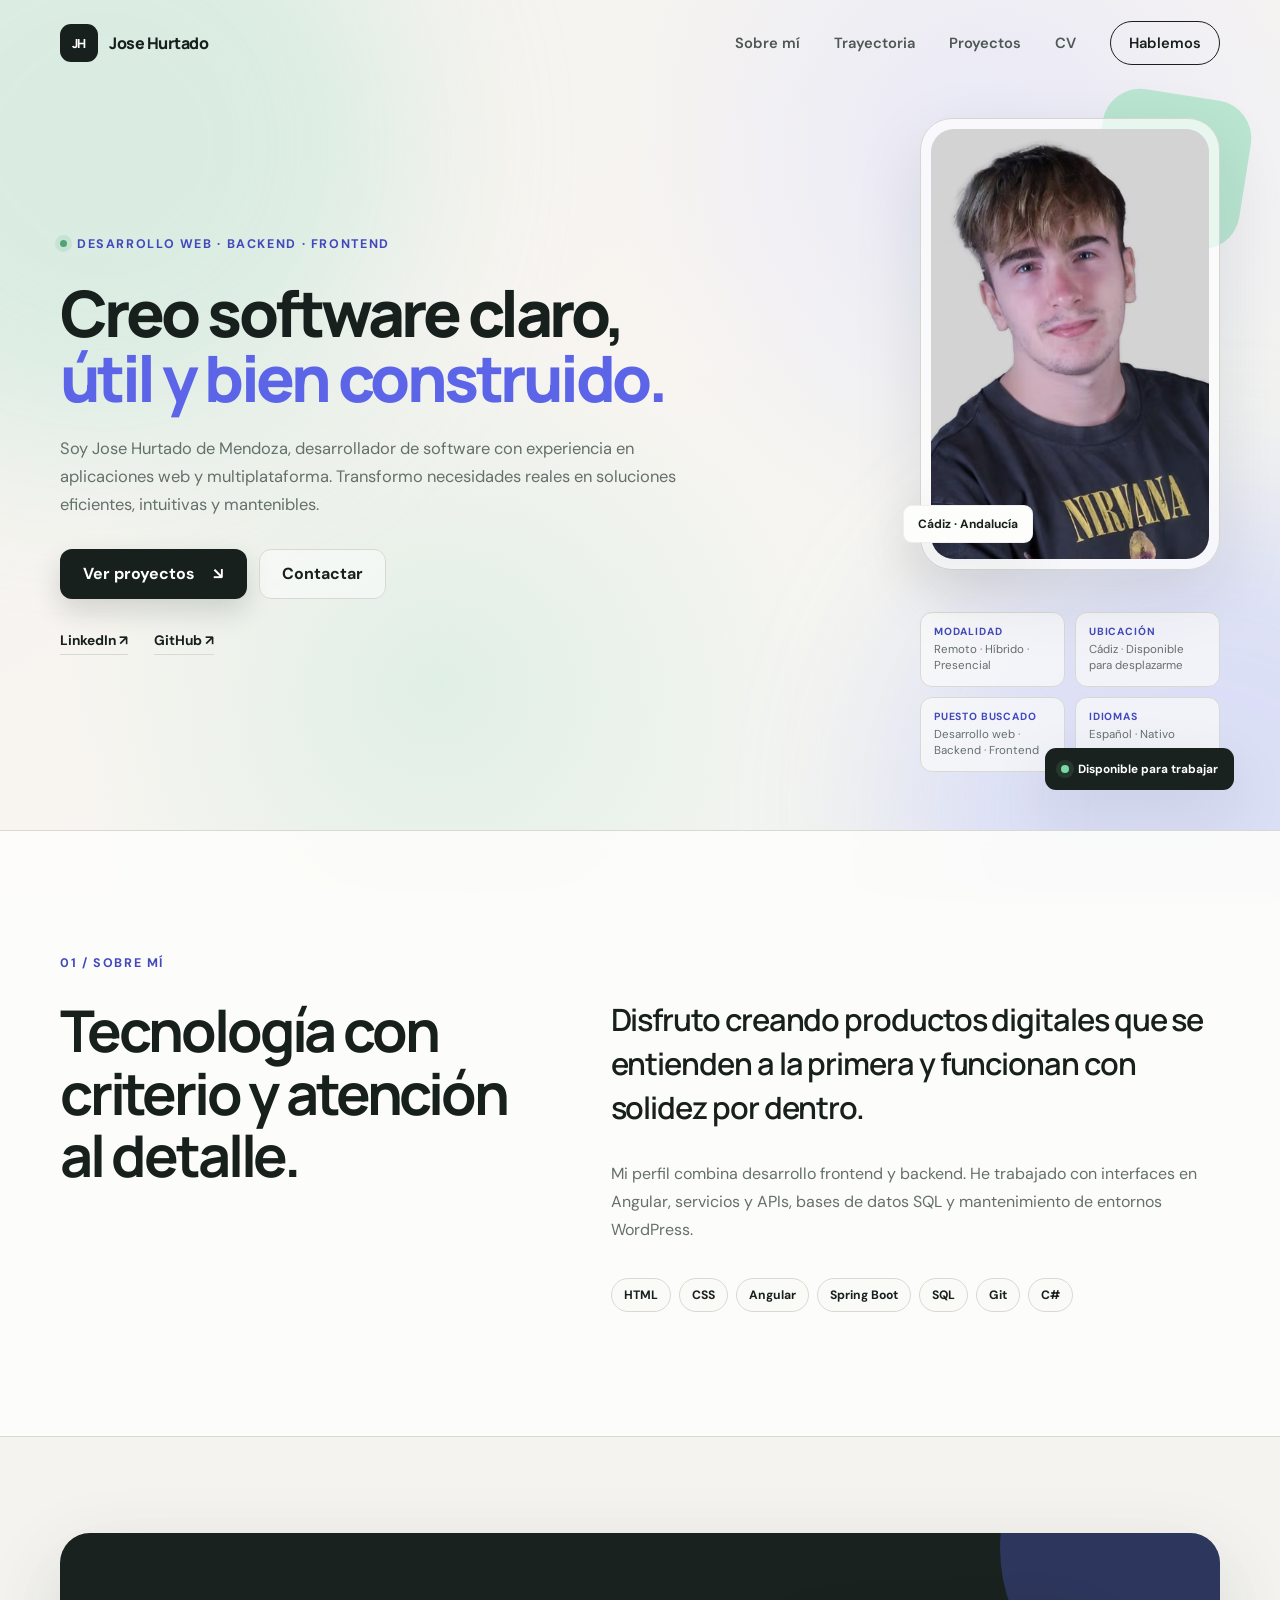
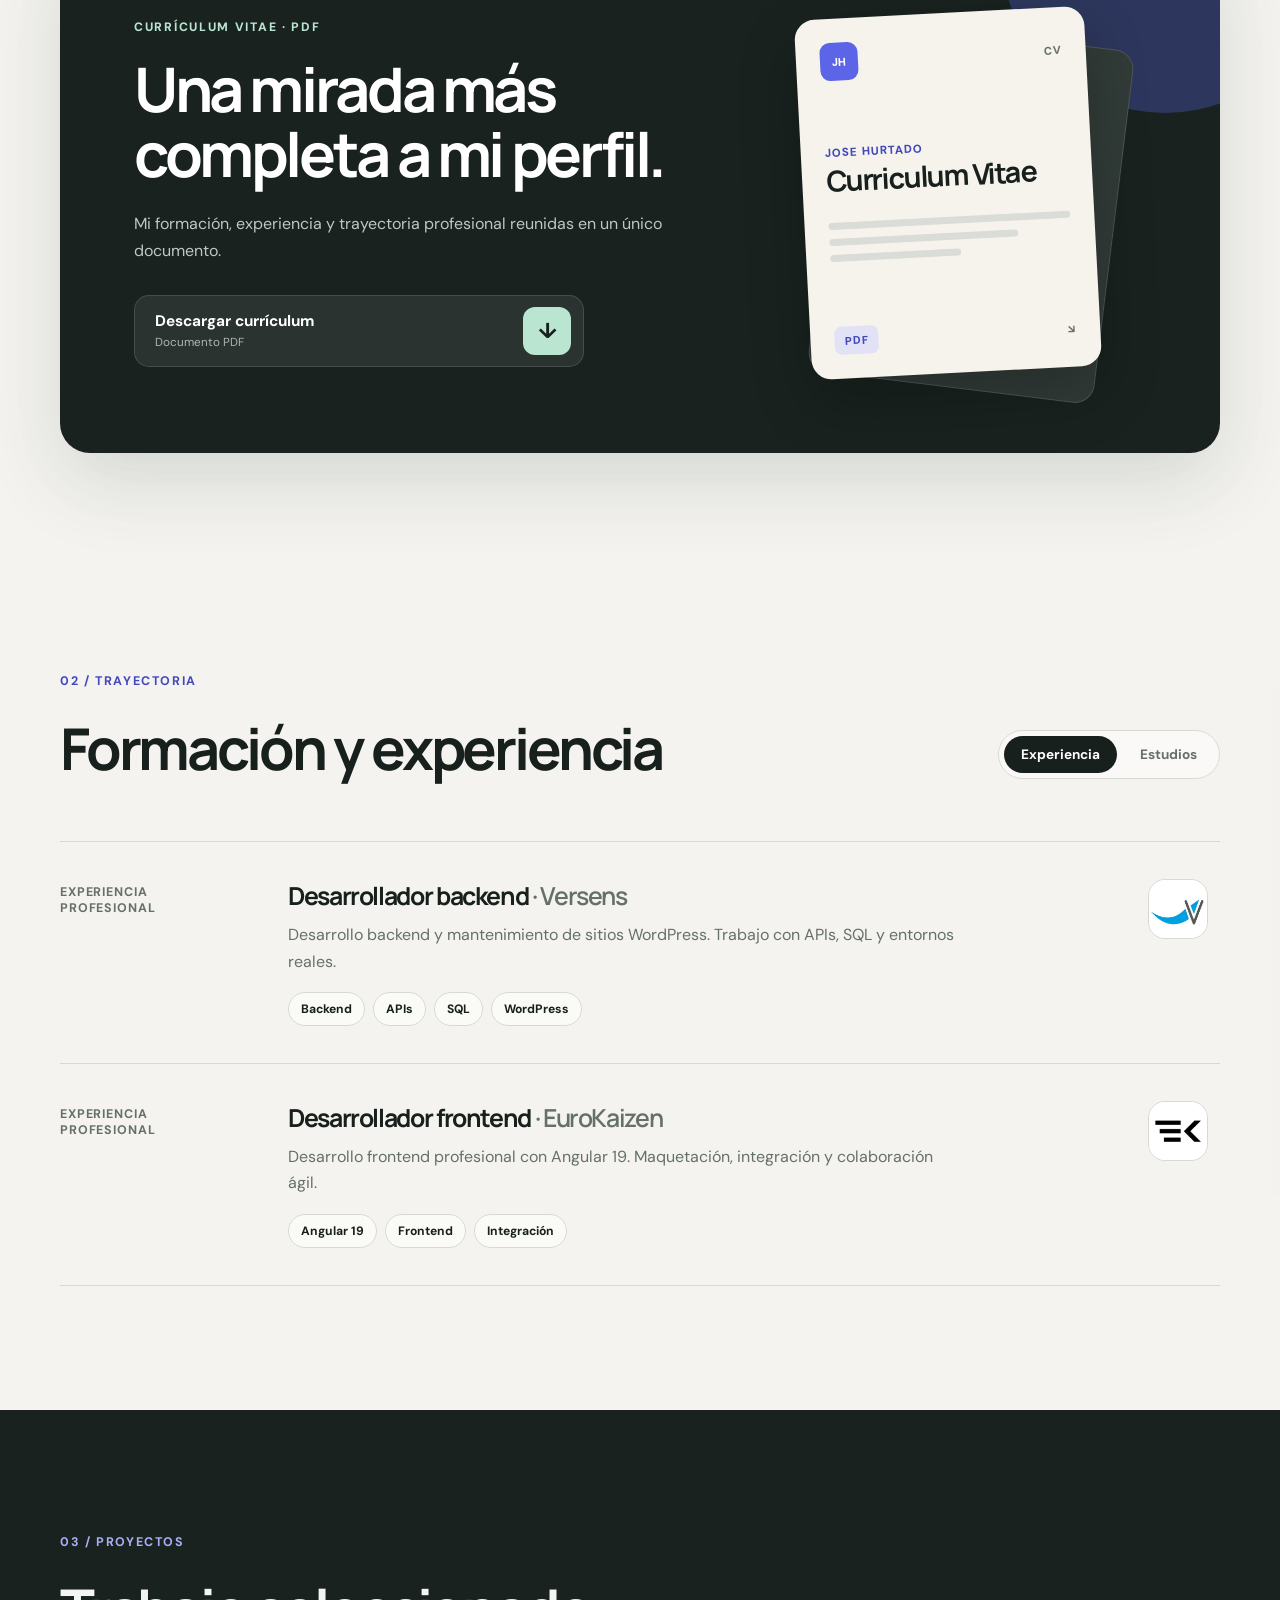
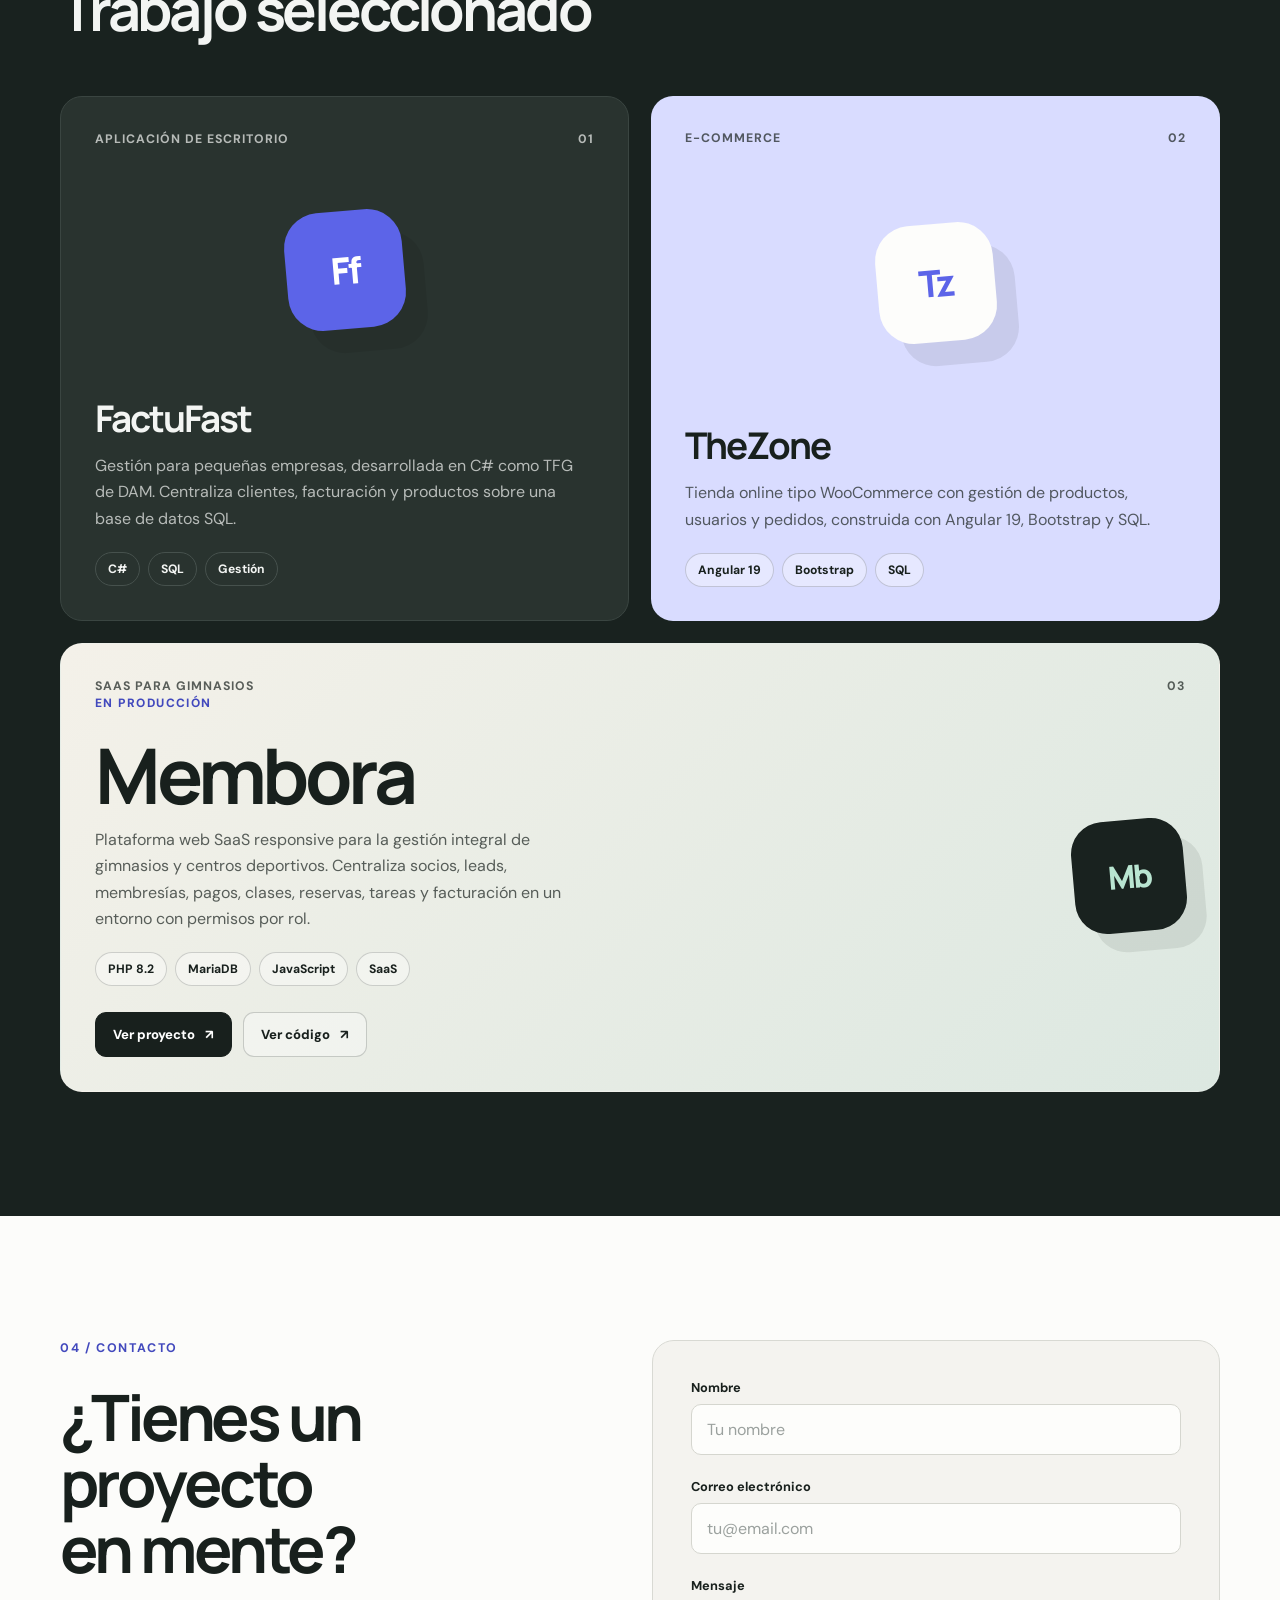
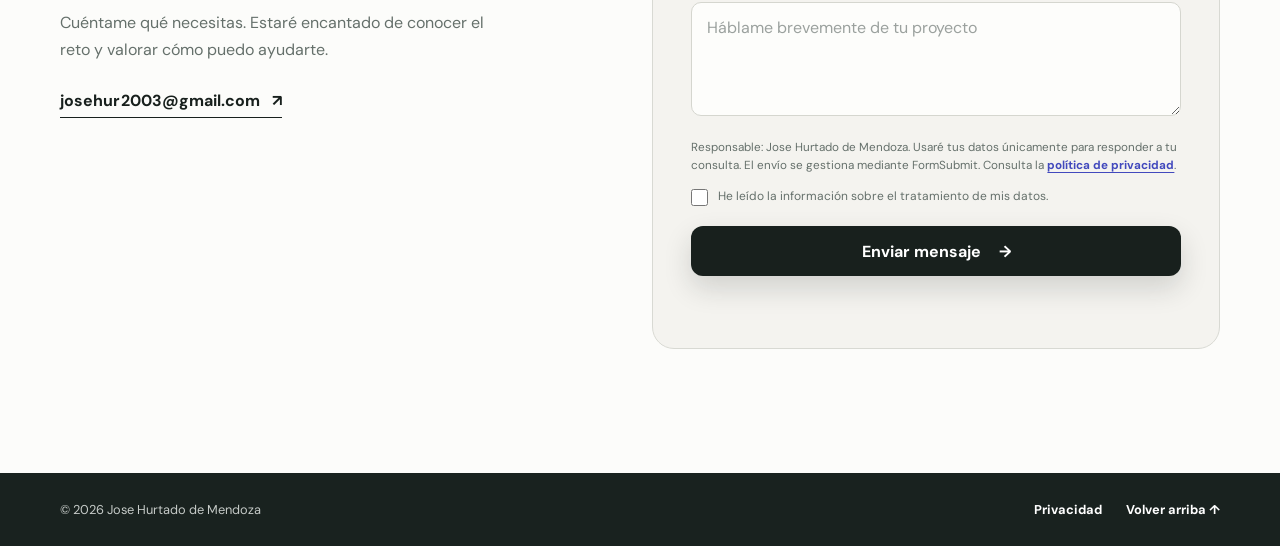
<file: index.html>
<!DOCTYPE html>
<html lang="es">
<head>
  <meta charset="UTF-8">
  <meta name="viewport" content="width=device-width, initial-scale=1.0">
  <meta name="description" content="Portfolio de Jose Hurtado de Mendoza Suarez, desarrollador de software especializado en aplicaciones web y multiplataforma.">
  <meta name="theme-color" content="#f4f3ef">
  <meta name="robots" content="index, follow, max-image-preview:large">
  <link rel="canonical" href="https://josehurtado.dev/">

  <meta property="og:type" content="website">
  <meta property="og:locale" content="es_ES">
  <meta property="og:site_name" content="Jose Hurtado">
  <meta property="og:title" content="Jose Hurtado de Mendoza | Desarrollador de software">
  <meta property="og:description" content="Desarrollo aplicaciones web y multiplataforma claras, eficientes y mantenibles.">
  <meta property="og:url" content="https://josehurtado.dev/">
  <meta property="og:image" content="https://josehurtado.dev/og-cover.jpg">
  <meta property="og:image:type" content="image/jpeg">
  <meta property="og:image:width" content="1200">
  <meta property="og:image:height" content="630">
  <meta property="og:image:alt" content="Jose Hurtado, desarrollador de software web, backend y frontend">

  <meta name="twitter:card" content="summary_large_image">
  <meta name="twitter:title" content="Jose Hurtado de Mendoza | Desarrollador de software">
  <meta name="twitter:description" content="Desarrollo aplicaciones web y multiplataforma claras, eficientes y mantenibles.">
  <meta name="twitter:image" content="https://josehurtado.dev/og-cover.jpg">
  <meta name="twitter:image:alt" content="Jose Hurtado, desarrollador de software web, backend y frontend">
  <title>Jose Hurtado de Mendoza | Desarrollador de software</title>
  <link rel="icon" href="favicon.svg" type="image/svg+xml">
  <link rel="icon" href="favicon-light.svg" type="image/svg+xml" media="(prefers-color-scheme: light)">
  <link rel="icon" href="favicon-dark.svg" type="image/svg+xml" media="(prefers-color-scheme: dark)">
  <link rel="preconnect" href="https://fonts.googleapis.com">
  <link rel="preconnect" href="https://fonts.gstatic.com" crossorigin>
  <link href="https://fonts.googleapis.com/css2?family=DM+Sans:wght@400;500;600;700&family=Manrope:wght@600;700;800&display=swap" rel="stylesheet">
  <link rel="stylesheet" href="Style.css?v=20260819b">
  <script type="application/ld+json">
    {
      "@context": "https://schema.org",
      "@graph": [
        {
          "@type": "Person",
          "@id": "https://josehurtado.dev/#person",
          "name": "Jose Hurtado de Mendoza Suarez",
          "url": "https://josehurtado.dev/",
          "image": "https://josehurtado.dev/og-cover.jpg",
          "jobTitle": "Desarrollador de software",
          "address": {
            "@type": "PostalAddress",
            "addressLocality": "Cádiz",
            "addressRegion": "Andalucía",
            "addressCountry": "ES"
          },
          "sameAs": [
            "https://www.linkedin.com/in/jose-hurtado-de-mendoza-su%C3%A1rez-213b99320/",
            "https://github.com/Jacketring"
          ],
          "knowsAbout": ["HTML", "CSS", "Angular", "Spring Boot", "SQL", "Git", "C#", "WordPress"]
        },
        {
          "@type": "WebSite",
          "@id": "https://josehurtado.dev/#website",
          "url": "https://josehurtado.dev/",
          "name": "Jose Hurtado | Portfolio",
          "inLanguage": "es",
          "author": { "@id": "https://josehurtado.dev/#person" }
        }
      ]
    }
  </script>
</head>
<body>
  <a class="skip-link" href="#contenido">Saltar al contenido</a>
  <div class="ambient-background" aria-hidden="true"></div>

  <header class="site-header">
    <nav class="navbar container" aria-label="Navegación principal">
      <a class="brand" href="#inicio" aria-label="Ir al inicio">
        <span class="brand-mark" aria-hidden="true">JH</span>
        <span>Jose Hurtado</span>
      </a>
      <button class="menu-toggle" type="button" aria-expanded="false" aria-controls="nav-links" aria-label="Abrir menú">
        <span></span><span></span>
      </button>
      <ul class="nav-links" id="nav-links">
        <li><a href="#sobre-mi">Sobre mí</a></li>
        <li><a href="#trayectoria">Trayectoria</a></li>
        <li><a href="#proyectos">Proyectos</a></li>
        <li><a href="#cv">CV</a></li>
        <li><a class="nav-cta" href="#contacto">Hablemos</a></li>
      </ul>
    </nav>
  </header>

  <main id="contenido">
    <section class="hero container" id="inicio">
      <div class="hero-copy reveal">
        <p class="eyebrow"><span></span> Desarrollo web · Backend · Frontend</p>
        <h1>Creo software claro,<br><em>útil y bien construido.</em></h1>
        <p class="hero-description">Soy Jose Hurtado de Mendoza, desarrollador de software con experiencia en aplicaciones web y multiplataforma. Transformo necesidades reales en soluciones eficientes, intuitivas y mantenibles.</p>
        <div class="hero-actions">
          <a class="button button-primary" href="#proyectos">Ver proyectos <span aria-hidden="true">↘</span></a>
          <a class="button button-secondary" href="#contacto">Contactar</a>
        </div>
        <div class="social-links" aria-label="Enlaces profesionales">
          <a href="https://www.linkedin.com/in/jose-hurtado-de-mendoza-su%C3%A1rez-213b99320/" target="_blank" rel="noopener noreferrer">LinkedIn <span aria-hidden="true">↗</span></a>
          <a href="https://github.com/Jacketring" target="_blank" rel="noopener noreferrer">GitHub <span aria-hidden="true">↗</span></a>
        </div>
      </div>

      <div class="hero-visual reveal">
        <div class="portrait-frame">
          <picture>
            <source type="image/avif" srcset="imagenes/foto-440.avif 440w, imagenes/foto-880.avif 880w" sizes="(max-width: 680px) calc(100vw - 66px), (max-width: 900px) min(80vw, 410px), 360px">
            <source type="image/webp" srcset="imagenes/foto-440.webp 440w, imagenes/foto-880.webp 880w" sizes="(max-width: 680px) calc(100vw - 66px), (max-width: 900px) min(80vw, 410px), 360px">
            <img src="imagenes/foto.jpg" alt="Jose Hurtado de Mendoza" width="880" height="1186" decoding="async" fetchpriority="high">
          </picture>
          <span class="portrait-label">Cádiz · Andalucía</span>
        </div>
        <div class="availability"><span aria-hidden="true"></span> Disponible para trabajar</div>
        <ul class="availability-details" aria-label="Información profesional">
          <li><strong>Modalidad</strong><span>Remoto · Híbrido · Presencial</span></li>
          <li><strong>Ubicación</strong><span>Cádiz · Disponible para desplazarme</span></li>
          <li><strong>Puesto buscado</strong><span>Desarrollo web · Backend · Frontend</span></li>
          <li><strong>Idiomas</strong><span>Español · Nativo</span></li>
        </ul>
      </div>
    </section>

    <section class="about section" id="sobre-mi">
      <div class="container about-grid">
        <div class="section-heading reveal">
          <p class="section-number">01 / Sobre mí</p>
          <h2>Tecnología con criterio y atención al detalle.</h2>
        </div>
        <div class="about-content reveal">
          <p class="lead">Disfruto creando productos digitales que se entienden a la primera y funcionan con solidez por dentro.</p>
          <p>Mi perfil combina desarrollo frontend y backend. He trabajado con interfaces en Angular, servicios y APIs, bases de datos SQL y mantenimiento de entornos WordPress.</p>
          <div class="stack" aria-label="Tecnologías principales">
            <span>HTML</span><span>CSS</span><span>Angular</span><span>Spring Boot</span><span>SQL</span><span>Git</span><span>C#</span>
          </div>
        </div>
      </div>
    </section>

    <section class="cv-section" id="cv">
      <div class="container">
        <div class="cv-card reveal">
          <div class="cv-copy">
            <p class="cv-kicker">Currículum vitae · PDF</p>
            <h2>Una mirada más completa a mi perfil.</h2>
            <p>Mi formación, experiencia y trayectoria profesional reunidas en un único documento.</p>
            <a class="cv-download" href="CV_Jose_Hurtado.pdf" download="CV_Jose_Hurtado.pdf">
              <span class="cv-download-text"><strong>Descargar currículum</strong><small>Documento PDF</small></span>
              <span class="cv-download-arrow" aria-hidden="true">↓</span>
            </a>
          </div>
          <div class="cv-visual" aria-hidden="true">
            <div class="document-back"></div>
            <div class="document-card">
              <div class="document-top"><span>JH</span><span>CV</span></div>
              <div class="document-body">
                <p>Jose Hurtado</p>
                <strong>Curriculum Vitae</strong>
                <span></span><span></span><span></span>
              </div>
              <div class="document-footer"><span>PDF</span><span>↘</span></div>
            </div>
          </div>
        </div>
      </div>
    </section>

    <section class="journey section" id="trayectoria">
      <div class="container">
        <div class="section-heading section-heading-row reveal">
          <div>
            <p class="section-number">02 / Trayectoria</p>
            <h2>Formación y experiencia</h2>
          </div>
          <div class="tabs" role="tablist" aria-label="Trayectoria">
            <button class="tab is-active" id="tab-experiencia" role="tab" aria-selected="true" aria-controls="panel-experiencia" data-tab="experiencia">Experiencia</button>
            <button class="tab" id="tab-estudios" role="tab" aria-selected="false" aria-controls="panel-estudios" data-tab="estudios">Estudios</button>
          </div>
        </div>

        <div class="tab-panel" id="panel-experiencia" role="tabpanel" aria-labelledby="tab-experiencia">
          <article class="timeline-item reveal">
            <p class="timeline-date">Experiencia profesional</p>
            <div><h3>Desarrollador backend <span>· Versens</span></h3><p>Desarrollo backend y mantenimiento de sitios WordPress. Trabajo con APIs, SQL y entornos reales.</p><div class="tags"><span>Backend</span><span>APIs</span><span>SQL</span><span>WordPress</span></div></div>
            <picture class="company-logo">
              <source type="image/webp" srcset="imagenes/logo-versens.webp">
              <img src="imagenes/logoVersens.jpg" alt="Versens" width="224" height="224" loading="lazy" decoding="async">
            </picture>
          </article>
          <article class="timeline-item reveal">
            <p class="timeline-date">Experiencia profesional</p>
            <div><h3>Desarrollador frontend <span>· EuroKaizen</span></h3><p>Desarrollo frontend profesional con Angular 19. Maquetación, integración y colaboración ágil.</p><div class="tags"><span>Angular 19</span><span>Frontend</span><span>Integración</span></div></div>
            <picture class="company-logo">
              <source type="image/webp" srcset="imagenes/logo-eurokaizen.webp">
              <img src="imagenes/Eurokaizenlogo.jpg" alt="EuroKaizen" width="200" height="200" loading="lazy" decoding="async">
            </picture>
          </article>
        </div>

        <div class="tab-panel" id="panel-estudios" role="tabpanel" aria-labelledby="tab-estudios" hidden>
          <article class="timeline-item reveal">
            <p class="timeline-date">ago. 2026</p>
            <div><h3>Máster de Desarrollo con IA <span>· BIG school</span></h3><p>Formación especializada en desarrollo de soluciones con inteligencia artificial, completada tras superar todas las clases y el examen final.</p><a class="certificate-link" href="certificado-master-desarrollo-ia.pdf" target="_blank" rel="noopener noreferrer">Ver certificado <span aria-hidden="true">↗</span></a></div>
            <span class="timeline-index" aria-hidden="true">01</span>
          </article>
          <article class="timeline-item reveal">
            <p class="timeline-date">sept. 2024 — jun. 2025</p>
            <div><h3>Técnico Superior en Desarrollo de Aplicaciones Web <span>· UNIR Formación Profesional</span></h3><p>Informática y Programación.</p></div>
            <span class="timeline-index" aria-hidden="true">02</span>
          </article>
          <article class="timeline-item reveal">
            <p class="timeline-date">sept. 2022 — jun. 2024</p>
            <div><h3>Técnico Superior en Desarrollo de Aplicaciones Multiplataforma <span>· C.E.S Juan Pablo II Cádiz (CENTRO DE FP)</span></h3><p>Informática y Programación. Actividades y grupos: desarrollo de aplicaciones móviles y web, prácticas en empresa y participación en proyectos colaborativos.</p></div>
            <span class="timeline-index" aria-hidden="true">03</span>
          </article>
          <article class="timeline-item reveal">
            <p class="timeline-date">sept. 2020 — may. 2022</p>
            <div><h3>Bachillerato, Ciencias <span>· Colegio La Salle Viña</span></h3></div>
            <span class="timeline-index" aria-hidden="true">04</span>
          </article>
          <article class="timeline-item reveal">
            <p class="timeline-date">sept. 2012 — may. 2016</p>
            <div><h3>Educación Secundaria Obligatoria (ESO), General Studies <span>· Colegio Nuestra Señora Del Carmen</span></h3></div>
            <span class="timeline-index" aria-hidden="true">05</span>
          </article>
        </div>
      </div>
    </section>

    <section class="projects section" id="proyectos">
      <div class="container">
        <div class="section-heading reveal">
          <p class="section-number">03 / Proyectos</p>
          <h2>Trabajo seleccionado</h2>
        </div>
        <div class="project-grid">
          <article class="project-card project-dark reveal">
            <div class="project-top"><p>Aplicación de escritorio</p><span aria-hidden="true">01</span></div>
            <div class="project-icon" aria-hidden="true">Ff</div>
            <div><h3>FactuFast</h3><p>Gestión para pequeñas empresas, desarrollada en C# como TFG de DAM. Centraliza clientes, facturación y productos sobre una base de datos SQL.</p><div class="tags"><span>C#</span><span>SQL</span><span>Gestión</span></div></div>
          </article>
          <article class="project-card project-light reveal">
            <div class="project-top"><p>E-commerce</p><span aria-hidden="true">02</span></div>
            <div class="project-icon" aria-hidden="true">Tz</div>
            <div><h3>TheZone</h3><p>Tienda online tipo WooCommerce con gestión de productos, usuarios y pedidos, construida con Angular 19, Bootstrap y SQL.</p><div class="tags"><span>Angular 19</span><span>Bootstrap</span><span>SQL</span></div></div>
          </article>
          <article class="project-card project-membora reveal">
            <div class="project-top"><p>SaaS para gimnasios</p><span aria-hidden="true">03</span></div>
            <div class="project-icon" aria-hidden="true">Mb</div>
            <div>
              <p class="project-status">En producción</p>
              <h3>Membora</h3>
              <p>Plataforma web SaaS responsive para la gestión integral de gimnasios y centros deportivos. Centraliza socios, leads, membresías, pagos, clases, reservas, tareas y facturación en un entorno con permisos por rol.</p>
              <div class="tags"><span>PHP 8.2</span><span>MariaDB</span><span>JavaScript</span><span>SaaS</span></div>
              <div class="project-actions">
                <a class="project-link project-link-primary" href="https://membora.es/" target="_blank" rel="noopener noreferrer">Ver proyecto <span aria-hidden="true">↗</span></a>
                <a class="project-link" href="https://github.com/Jacketring/Membora" target="_blank" rel="noopener noreferrer">Ver código <span aria-hidden="true">↗</span></a>
              </div>
            </div>
          </article>
        </div>
      </div>
    </section>

    <section class="contact section" id="contacto">
      <div class="container contact-grid">
        <div class="contact-copy reveal">
          <p class="section-number">04 / Contacto</p>
          <h2>¿Tienes un proyecto<br>en mente?</h2>
          <p>Cuéntame qué necesitas. Estaré encantado de conocer el reto y valorar cómo puedo ayudarte.</p>
          <a href="mailto:josehur2003@gmail.com">josehur2003@gmail.com <span aria-hidden="true">↗</span></a>
        </div>
        <form class="contact-form reveal" id="formularioContacto" aria-describedby="privacy-note">
          <div class="form-honeypot" aria-hidden="true">
            <label for="contact-company">No rellenes este campo</label>
            <input type="text" id="contact-company" name="_honey" tabindex="-1" autocomplete="off">
          </div>
          <input type="hidden" name="_subject" value="Nuevo mensaje desde josehurtado.dev">
          <input type="hidden" name="_template" value="table">
          <div class="form-row">
            <label for="contact-name">Nombre</label>
            <input type="text" id="contact-name" name="name" autocomplete="name" placeholder="Tu nombre" minlength="2" maxlength="80" required>
          </div>
          <div class="form-row">
            <label for="contact-email">Correo electrónico</label>
            <input type="email" id="contact-email" name="email" autocomplete="email" placeholder="tu@email.com" maxlength="254" required>
          </div>
          <div class="form-row">
            <label for="contact-message">Mensaje</label>
            <textarea id="contact-message" name="message" rows="4" placeholder="Háblame brevemente de tu proyecto" minlength="20" maxlength="2000" required></textarea>
          </div>
          <p class="form-privacy" id="privacy-note">Responsable: Jose Hurtado de Mendoza. Usaré tus datos únicamente para responder a tu consulta. El envío se gestiona mediante FormSubmit. Consulta la <a href="privacidad.html" target="_blank" rel="noopener noreferrer">política de privacidad</a>.</p>
          <label class="form-consent">
            <input type="checkbox" name="privacy_read" value="Sí" required>
            <span>He leído la información sobre el tratamiento de mis datos.</span>
          </label>
          <button class="button button-primary submit-button" type="submit">Enviar mensaje <span aria-hidden="true">→</span></button>
          <p class="form-status" id="form-status" role="status" aria-live="polite"></p>
        </form>
      </div>
    </section>
  </main>

  <footer class="footer">
    <div class="container footer-inner">
      <p>© <span id="current-year"></span> Jose Hurtado de Mendoza</p>
      <nav class="footer-links" aria-label="Enlaces del pie de página">
        <a href="privacidad.html">Privacidad</a>
        <a href="#inicio">Volver arriba <span aria-hidden="true">↑</span></a>
      </nav>
    </div>
  </footer>

  <script src="Script.js?v=20260806f"></script>
</body>
</html>
</file>
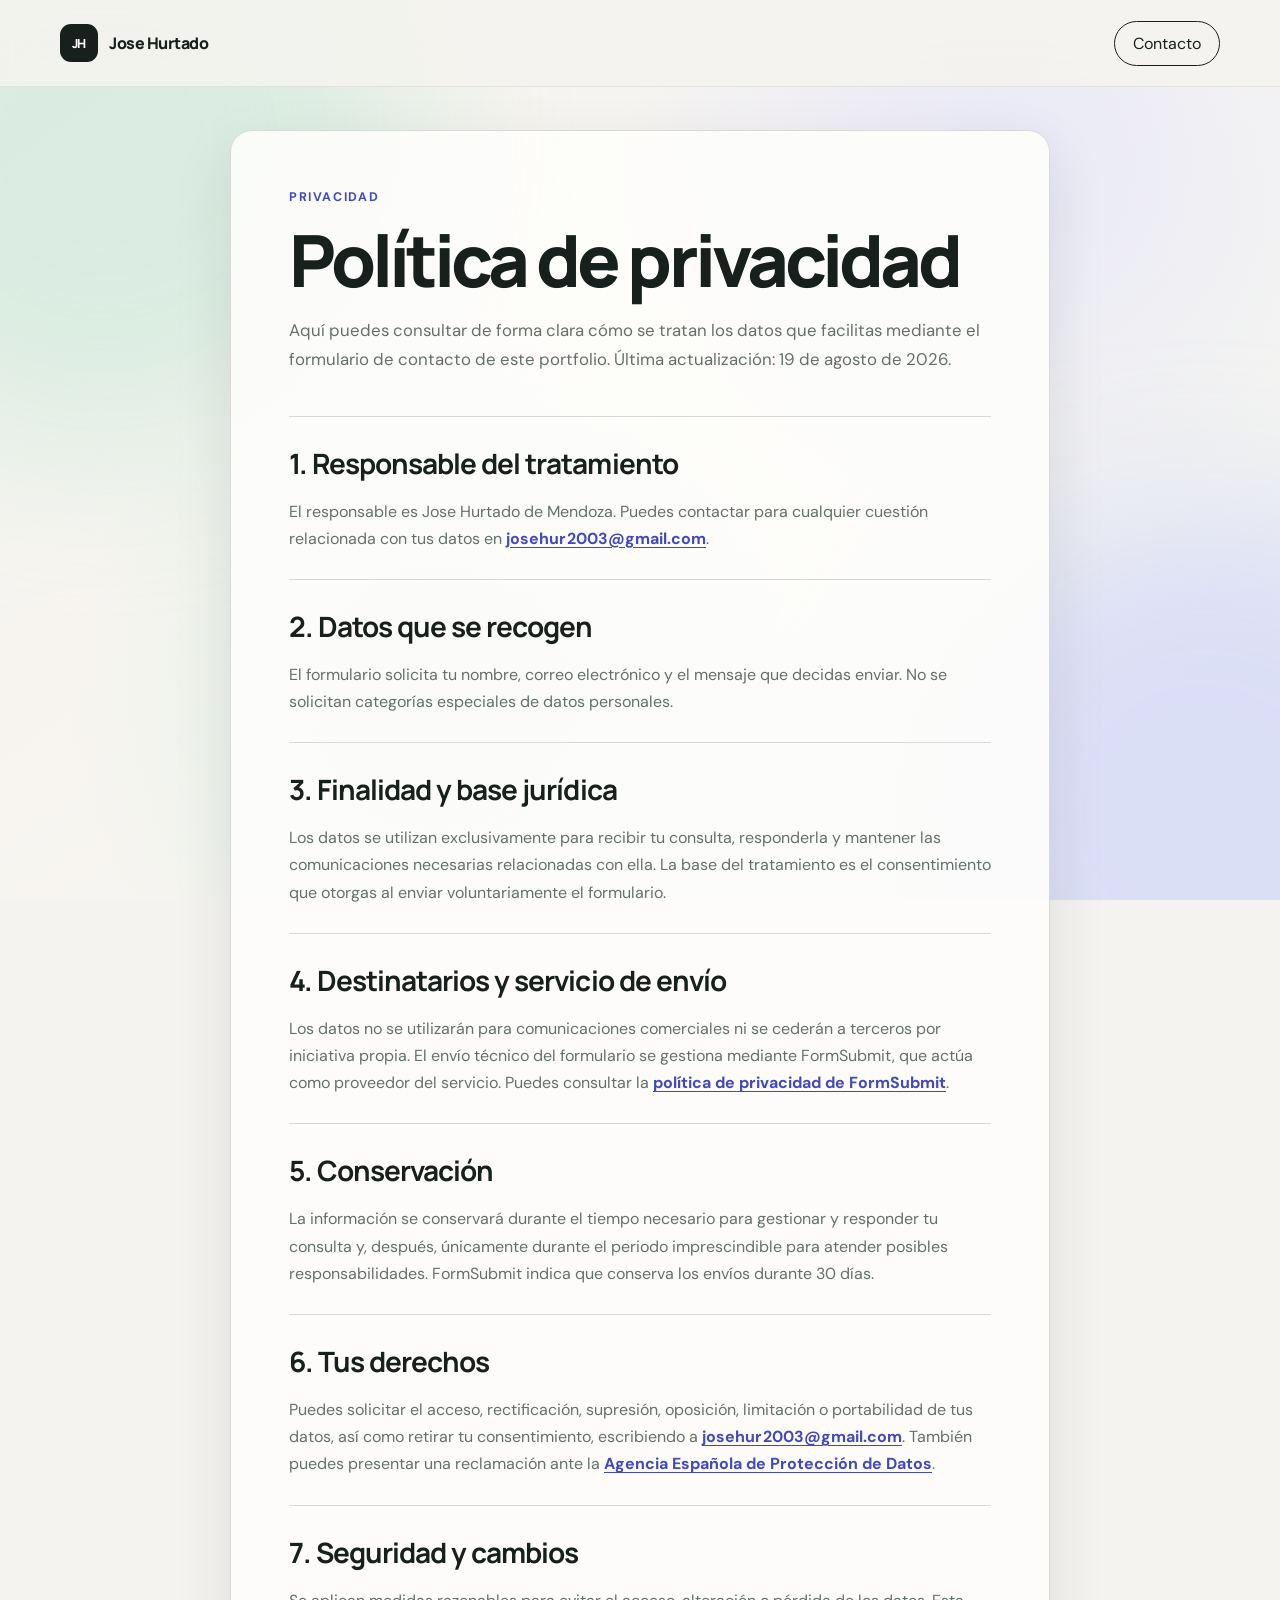
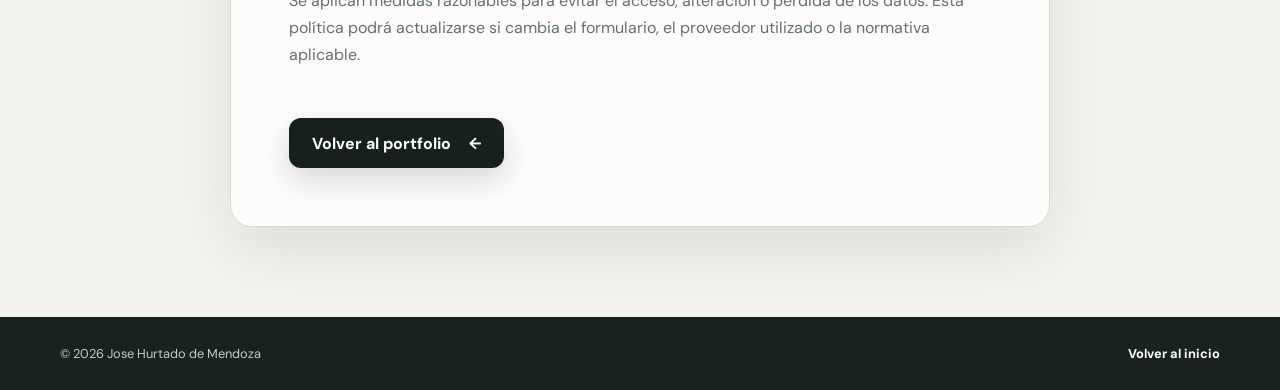
<file: privacidad.html>
<!DOCTYPE html>
<html lang="es">
<head>
  <meta charset="UTF-8">
  <meta name="viewport" content="width=device-width, initial-scale=1.0">
  <meta name="description" content="Política de privacidad del portfolio de Jose Hurtado de Mendoza.">
  <meta name="robots" content="noindex, follow">
  <meta name="theme-color" content="#f4f3ef">
  <title>Política de privacidad | Jose Hurtado de Mendoza</title>
  <link rel="icon" href="favicon.svg" type="image/svg+xml">
  <link rel="preconnect" href="https://fonts.googleapis.com">
  <link rel="preconnect" href="https://fonts.gstatic.com" crossorigin>
  <link href="https://fonts.googleapis.com/css2?family=DM+Sans:wght@400;500;600;700&family=Manrope:wght@600;700;800&display=swap" rel="stylesheet">
  <link rel="stylesheet" href="Style.css?v=20260819a">
</head>
<body>
  <a class="skip-link" href="#contenido">Saltar al contenido</a>
  <div class="ambient-background" aria-hidden="true"></div>

  <header class="site-header is-scrolled">
    <nav class="navbar container" aria-label="Navegación principal">
      <a class="brand" href="index.html" aria-label="Volver al portfolio">
        <span class="brand-mark" aria-hidden="true">JH</span>
        <span>Jose Hurtado</span>
      </a>
      <a class="nav-cta" href="index.html#contacto">Contacto</a>
    </nav>
  </header>

  <main class="privacy-page" id="contenido">
    <article class="privacy-document container">
      <p class="section-number">Privacidad</p>
      <h1>Política de privacidad</h1>
      <p class="privacy-intro">Aquí puedes consultar de forma clara cómo se tratan los datos que facilitas mediante el formulario de contacto de este portfolio. Última actualización: 19 de agosto de 2026.</p>

      <section class="privacy-section">
        <h2>1. Responsable del tratamiento</h2>
        <p>El responsable es Jose Hurtado de Mendoza. Puedes contactar para cualquier cuestión relacionada con tus datos en <a href="mailto:josehur2003@gmail.com">josehur2003@gmail.com</a>.</p>
      </section>

      <section class="privacy-section">
        <h2>2. Datos que se recogen</h2>
        <p>El formulario solicita tu nombre, correo electrónico y el mensaje que decidas enviar. No se solicitan categorías especiales de datos personales.</p>
      </section>

      <section class="privacy-section">
        <h2>3. Finalidad y base jurídica</h2>
        <p>Los datos se utilizan exclusivamente para recibir tu consulta, responderla y mantener las comunicaciones necesarias relacionadas con ella. La base del tratamiento es el consentimiento que otorgas al enviar voluntariamente el formulario.</p>
      </section>

      <section class="privacy-section">
        <h2>4. Destinatarios y servicio de envío</h2>
        <p>Los datos no se utilizarán para comunicaciones comerciales ni se cederán a terceros por iniciativa propia. El envío técnico del formulario se gestiona mediante FormSubmit, que actúa como proveedor del servicio. Puedes consultar la <a href="https://formsubmit.co/privacy" target="_blank" rel="noopener noreferrer">política de privacidad de FormSubmit</a>.</p>
      </section>

      <section class="privacy-section">
        <h2>5. Conservación</h2>
        <p>La información se conservará durante el tiempo necesario para gestionar y responder tu consulta y, después, únicamente durante el periodo imprescindible para atender posibles responsabilidades. FormSubmit indica que conserva los envíos durante 30 días.</p>
      </section>

      <section class="privacy-section">
        <h2>6. Tus derechos</h2>
        <p>Puedes solicitar el acceso, rectificación, supresión, oposición, limitación o portabilidad de tus datos, así como retirar tu consentimiento, escribiendo a <a href="mailto:josehur2003@gmail.com">josehur2003@gmail.com</a>. También puedes presentar una reclamación ante la <a href="https://www.aepd.es/" target="_blank" rel="noopener noreferrer">Agencia Española de Protección de Datos</a>.</p>
      </section>

      <section class="privacy-section">
        <h2>7. Seguridad y cambios</h2>
        <p>Se aplican medidas razonables para evitar el acceso, alteración o pérdida de los datos. Esta política podrá actualizarse si cambia el formulario, el proveedor utilizado o la normativa aplicable.</p>
      </section>

      <a class="button button-primary privacy-back" href="index.html#contacto">Volver al portfolio <span aria-hidden="true">←</span></a>
    </article>
  </main>

  <footer class="footer">
    <div class="container footer-inner">
      <p>© 2026 Jose Hurtado de Mendoza</p>
      <a href="index.html">Volver al inicio</a>
    </div>
  </footer>
</body>
</html>
</file>
<file: Style.css>
:root {
  --ink: #18201d;
  --muted: #65706b;
  --paper: #f4f3ef;
  --white: #fdfdfb;
  --line: #d8d9d3;
  --accent: #5c64e8;
  --accent-dark: #4249bd;
  --mint: #b9e5d1;
  --dark: #19221f;
  --radius: 22px;
  --shadow: 0 22px 60px rgba(24, 32, 29, .1);
}

* { box-sizing: border-box; }
html { scroll-behavior: smooth; scroll-padding-top: 90px; }
body { position: relative; isolation: isolate; margin: 0; overflow-x: hidden; background: var(--paper); color: var(--ink); font-family: "DM Sans", sans-serif; -webkit-font-smoothing: antialiased; }
body.menu-open { overflow: hidden; }
a { color: inherit; text-decoration: none; }
button, input, textarea { font: inherit; }
button { color: inherit; }
img { display: block; max-width: 100%; }
.container { width: min(1160px, calc(100% - 48px)); margin-inline: auto; }
.section { padding: 124px 0; }
.skip-link { position: fixed; top: 12px; left: 12px; z-index: 100; padding: 10px 16px; background: var(--ink); color: #fff; transform: translateY(-150%); }
.skip-link:focus { transform: translateY(0); }
.ambient-background { position: fixed; inset: 0; z-index: 0; overflow: hidden; pointer-events: none; background: radial-gradient(circle at 78% 18%, rgba(217,220,255,.5), transparent 31%), radial-gradient(circle at 34% 76%, rgba(185,229,209,.36), transparent 34%), linear-gradient(145deg, #f4f3ef 8%, #f8f5f1 46%, #eff4f0 100%); }
.ambient-background::before, .ambient-background::after { content: ""; position: absolute; width: clamp(360px, 48vw, 760px); aspect-ratio: 1; border-radius: 50%; filter: blur(80px); opacity: .56; will-change: transform; }
.ambient-background::before { top: -18%; left: -16%; background: rgba(185,229,209,.78); animation: ambient-orbit-a 22s ease-in-out infinite alternate; }
.ambient-background::after { right: -18%; bottom: -24%; background: rgba(185,190,255,.7); animation: ambient-orbit-b 27s ease-in-out infinite alternate; }
main, .footer { position: relative; z-index: 1; }

.site-header { position: fixed; inset: 0 0 auto; z-index: 50; padding: 14px 0; transition: .3s ease; }
.site-header.is-scrolled { background: rgba(244, 243, 239, .9); border-bottom: 1px solid rgba(24, 32, 29, .08); backdrop-filter: blur(16px); }
.navbar { height: 58px; display: flex; align-items: center; justify-content: space-between; }
.brand { display: flex; align-items: center; gap: 11px; font-family: "Manrope", sans-serif; font-weight: 800; letter-spacing: -.03em; }
.brand-mark { width: 38px; height: 38px; display: grid; place-items: center; border-radius: 11px; color: #fff; background: var(--ink); font-size: .78rem; letter-spacing: -.04em; }
.nav-links { display: flex; align-items: center; gap: 34px; list-style: none; margin: 0; padding: 0; color: #4d5753; font-size: .92rem; font-weight: 600; }
.nav-links a { position: relative; transition: color .2s ease; }
.nav-links a:not(.nav-cta)::after { content: ""; position: absolute; right: 0; bottom: -6px; left: 0; height: 2px; border-radius: 999px; background: var(--accent); transform: scaleX(0); transform-origin: right; transition: transform .25s ease; }
.nav-links a:not(.nav-cta):hover::after, .nav-links a:not(.nav-cta):focus-visible::after { transform: scaleX(1); transform-origin: left; }
.nav-links a.is-current { color: var(--accent-dark); }
.nav-links a.is-current:not(.nav-cta)::after { transform: scaleX(1); transform-origin: left; }
.nav-cta.is-current { background: var(--ink); color: #fff !important; }
.nav-links a:hover, .nav-links a:focus-visible { color: var(--accent); }
.nav-cta { padding: 11px 18px; border: 1px solid var(--ink); border-radius: 999px; color: var(--ink) !important; }
.nav-cta:hover { background: var(--ink); color: #fff !important; }
.menu-toggle { display: none; border: 0; background: none; width: 44px; height: 44px; padding: 11px; cursor: pointer; }
.menu-toggle span { display: block; height: 2px; background: var(--ink); margin: 6px 0; transition: .25s ease; }

.hero { min-height: min(760px, 100svh); padding-top: 118px; padding-bottom: 58px; display: grid; grid-template-columns: minmax(0, 1.45fr) minmax(300px, .55fr); align-items: center; gap: clamp(54px, 6vw, 86px); }
.eyebrow, .section-number { margin: 0 0 28px; color: var(--accent-dark); font-size: .78rem; font-weight: 700; text-transform: uppercase; letter-spacing: .13em; }
.eyebrow { display: flex; align-items: center; gap: 10px; }
.eyebrow span { width: 7px; height: 7px; border-radius: 50%; background: #4ea477; box-shadow: 0 0 0 5px rgba(78,164,119,.13); }
h1, h2, h3 { font-family: "Manrope", sans-serif; letter-spacing: -.055em; }
h1 { margin: 0; max-width: 760px; font-size: clamp(3.45rem, 5vw, 4.8rem); line-height: 1.02; font-weight: 800; }
h1 em { color: var(--accent); font-style: normal; }
.hero-copy { min-width: 0; }
.hero-description { max-width: 620px; margin: 25px 0 0; color: var(--muted); font-size: 1.03rem; line-height: 1.7; }
.hero-actions { display: flex; flex-wrap: wrap; gap: 12px; margin-top: 29px; }
.button { min-height: 50px; display: inline-flex; justify-content: center; align-items: center; gap: 18px; padding: 0 22px; border-radius: 12px; border: 1px solid transparent; font-weight: 700; cursor: pointer; transition: transform .2s ease, background .2s ease, box-shadow .2s ease; }
.button:hover { transform: translateY(-2px); }
.button-primary { color: #fff; background: var(--ink); box-shadow: 0 12px 28px rgba(24, 32, 29, .16); }
.button-primary:hover { background: var(--accent-dark); }
.button-secondary { border-color: var(--line); background: rgba(255,255,255,.45); }
.social-links { display: flex; gap: 26px; margin-top: 32px; font-size: .86rem; font-weight: 700; }
.social-links a { border-bottom: 1px solid var(--line); padding-bottom: 5px; }
.hero-visual { position: relative; justify-self: end; width: min(100%, 360px); }
.portrait-frame { position: relative; padding: 10px; border: 1px solid #d6d6cf; border-radius: 32px; background: rgba(255,255,255,.68); box-shadow: 0 24px 70px rgba(24,32,29,.1); }
.portrait-frame::before { content: ""; position: absolute; width: 150px; height: 150px; right: -27px; top: -25px; background: var(--mint); border-radius: 38px; transform: rotate(9deg); z-index: -1; }
.portrait-frame picture { display: block; }
.portrait-frame img { width: 100%; height: 430px; object-fit: cover; object-position: center 24%; border-radius: 23px; filter: saturate(.85) contrast(.98); }
.portrait-label { position: absolute; left: -18px; bottom: 26px; padding: 10px 14px; border: 1px solid rgba(24,32,29,.06); border-radius: 9px; background: var(--white); box-shadow: var(--shadow); font-size: .75rem; font-weight: 700; }
.availability { position: absolute; right: -14px; bottom: -18px; display: flex; align-items: center; gap: 9px; padding: 13px 16px; border-radius: 11px; background: var(--dark); color: #fff; box-shadow: var(--shadow); font-size: .74rem; font-weight: 700; }
.availability span { width: 8px; height: 8px; border-radius: 50%; background: #79d9a7; box-shadow: 0 0 0 5px rgba(121,217,167,.12); }
.availability-details { display: grid; grid-template-columns: 1fr 1fr; gap: 10px; margin: 42px 0 0; padding: 0; list-style: none; }
.availability-details li { min-width: 0; padding: 12px 13px; border: 1px solid var(--line); border-radius: 12px; background: rgba(253,253,251,.68); }
.availability-details strong, .availability-details span { display: block; }
.availability-details strong { margin-bottom: 4px; color: var(--accent-dark); font-size: .65rem; text-transform: uppercase; letter-spacing: .08em; }
.availability-details span { color: var(--muted); font-size: .72rem; line-height: 1.4; }

.about { background: rgba(253,253,251,.9); border-block: 1px solid var(--line); backdrop-filter: blur(8px); }
.about-grid { display: grid; grid-template-columns: .85fr 1.15fr; gap: 100px; }
.section-heading h2 { max-width: 720px; margin: 0; font-size: clamp(2.4rem, 4.5vw, 4.2rem); line-height: 1.08; }
.about-content { padding-top: 43px; }
.about-content p { color: var(--muted); line-height: 1.75; }
.about-content .lead { margin-top: 0; color: var(--ink); font-family: "Manrope", sans-serif; font-size: clamp(1.45rem, 2.4vw, 2.05rem); line-height: 1.42; font-weight: 600; letter-spacing: -.035em; }
.stack, .tags { display: flex; flex-wrap: wrap; gap: 8px; }
.stack { margin-top: 34px; }
.stack span, .tags span { padding: 8px 12px; border: 1px solid var(--line); border-radius: 999px; background: #fafaf7; font-size: .76rem; font-weight: 700; }

.cv-section { padding: 96px 0; background: rgba(244,243,239,.76); }
.cv-card { position: relative; overflow: hidden; min-height: 520px; display: grid; grid-template-columns: 1.15fr .85fr; align-items: center; gap: 80px; padding: 68px 74px; border-radius: 30px; background: var(--dark); color: #fff; box-shadow: 0 28px 80px rgba(24,32,29,.14); }
.cv-card::before { content: ""; position: absolute; width: 330px; height: 330px; right: -110px; top: -150px; border-radius: 50%; background: var(--accent); opacity: .3; }
.cv-copy { position: relative; z-index: 1; }
.cv-kicker { margin: 0 0 22px; color: var(--mint); font-size: .76rem; font-weight: 800; text-transform: uppercase; letter-spacing: .14em; }
.cv-copy h2 { max-width: 670px; margin: 0; font-size: clamp(2.7rem, 4.8vw, 4.6rem); line-height: 1.05; }
.cv-copy > p:not(.cv-kicker) { max-width: 570px; margin: 24px 0 30px; color: #bfc7c3; line-height: 1.7; }
.cv-download { max-width: 450px; min-height: 72px; display: flex; align-items: center; justify-content: space-between; gap: 20px; padding: 11px 12px 11px 20px; border: 1px solid rgba(255,255,255,.13); border-radius: 15px; background: rgba(255,255,255,.08); transition: transform .25s ease, background .25s ease; }
.cv-download:hover { transform: translateY(-3px); background: rgba(255,255,255,.13); }
.cv-download-text { display: flex; flex-direction: column; gap: 3px; }
.cv-download-text strong { font-size: .96rem; }
.cv-download-text small { color: #aeb8b3; font-size: .73rem; }
.cv-download-arrow { width: 48px; height: 48px; flex: 0 0 48px; display: grid; place-items: center; border-radius: 12px; background: var(--mint); color: var(--ink); font-size: 1.35rem; font-weight: 800; transition: transform .25s ease; }
.cv-download:hover .cv-download-arrow { transform: translateY(3px); }
.cv-visual { position: relative; justify-self: center; width: 290px; height: 360px; }
.document-back { position: absolute; inset: 20px -22px -16px 24px; border: 1px solid rgba(255,255,255,.14); border-radius: 20px; background: #313b37; transform: rotate(7deg); }
.document-card { position: absolute; inset: 0; display: flex; flex-direction: column; justify-content: space-between; padding: 24px; border-radius: 20px; background: #f5f3ec; color: var(--ink); box-shadow: 0 25px 60px rgba(0,0,0,.22); transform: rotate(-3deg); }
.document-top, .document-footer { display: flex; align-items: center; justify-content: space-between; color: var(--muted); font-size: .7rem; font-weight: 800; letter-spacing: .1em; }
.document-top span:first-child { width: 38px; height: 38px; display: grid; place-items: center; border-radius: 10px; background: var(--accent); color: #fff; letter-spacing: 0; }
.document-body p { margin: 0 0 5px; color: var(--accent-dark); font-size: .72rem; font-weight: 800; text-transform: uppercase; letter-spacing: .09em; }
.document-body strong { display: block; margin-bottom: 25px; font-family: "Manrope", sans-serif; font-size: 1.8rem; line-height: 1.08; letter-spacing: -.05em; }
.document-body > span { display: block; width: 100%; height: 7px; margin-top: 9px; border-radius: 999px; background: #d9dcd7; }
.document-body > span:nth-last-child(2) { width: 78%; }
.document-body > span:last-child { width: 54%; }
.document-footer span:first-child { padding: 7px 10px; border-radius: 7px; background: #e1e2f6; color: var(--accent-dark); }

.journey { background: rgba(244,243,239,.8); }
.section-heading-row { display: flex; justify-content: space-between; align-items: flex-end; gap: 28px; margin-bottom: 62px; }
.tabs { display: flex; gap: 6px; padding: 5px; border: 1px solid var(--line); border-radius: 999px; background: rgba(255,255,255,.5); }
.tab { padding: 10px 17px; border: 0; border-radius: 999px; background: transparent; color: var(--muted); font-size: .85rem; font-weight: 700; cursor: pointer; }
.tab.is-active { background: var(--ink); color: #fff; }
.timeline-item { display: grid; grid-template-columns: 180px 1fr 72px; align-items: start; gap: 48px; padding: 37px 0; border-top: 1px solid var(--line); }
.timeline-item:last-child { border-bottom: 1px solid var(--line); }
.timeline-date { margin: 5px 0 0; color: var(--muted); font-size: .78rem; font-weight: 700; text-transform: uppercase; letter-spacing: .07em; }
.timeline-item h3 { margin: 0 0 10px; font-size: 1.55rem; }
.timeline-item h3 span { color: var(--muted); font-weight: 600; }
.timeline-item p:not(.timeline-date) { max-width: 670px; margin: 0 0 17px; color: var(--muted); line-height: 1.65; }
.certificate-link { display: inline-flex; align-items: center; gap: 7px; color: var(--accent-dark); font-size: .86rem; font-weight: 700; }
.certificate-link span { transition: transform .22s ease; }
.company-logo { width: 60px; height: 60px; display: block; overflow: hidden; border-radius: 17px; border: 1px solid var(--line); }
.company-logo img { width: 100%; height: 100%; object-fit: cover; }
.timeline-index { justify-self: end; color: #c5c7c1; font-family: "Manrope", sans-serif; font-size: 2rem; font-weight: 800; }

.projects { background: var(--dark); color: #f3f5f3; }
.projects .section-number { color: #aab0f8; }
.projects .section-heading { margin-bottom: 56px; }
.project-grid { display: grid; grid-template-columns: 1fr 1fr; gap: 22px; }
.project-card { min-height: 525px; padding: 34px; border-radius: var(--radius); display: flex; flex-direction: column; justify-content: space-between; overflow: hidden; transition: transform .3s ease; }
.project-card:hover { transform: translateY(-6px); }
.project-dark { background: #29332f; border: 1px solid #3a4541; }
.project-light { background: #d9dcff; color: var(--ink); }
.project-top { display: flex; justify-content: space-between; color: inherit; opacity: .7; font-size: .77rem; font-weight: 700; text-transform: uppercase; letter-spacing: .08em; }
.project-top p { margin: 0; }
.project-icon { width: 118px; height: 118px; align-self: center; display: grid; place-items: center; border-radius: 35px; background: var(--accent); box-shadow: 20px 24px 0 rgba(0,0,0,.08); color: #fff; font-family: "Manrope", sans-serif; font-size: 2.3rem; font-weight: 800; letter-spacing: -.08em; transform: rotate(-5deg); }
.project-light .project-icon { background: var(--white); color: var(--accent); }
.project-card h3 { margin: 0 0 10px; font-size: 2.3rem; }
.project-card > div:last-child > p { max-width: 500px; margin: 0 0 20px; opacity: .7; line-height: 1.65; }
.project-dark .tags span { border-color: #46514d; background: transparent; }
.project-light .tags span { border-color: rgba(24,32,29,.18); background: rgba(255,255,255,.35); }
.project-membora { grid-column: 1 / -1; min-height: 410px; display: grid; grid-template-columns: minmax(0, 1fr) auto; grid-template-rows: auto 1fr; column-gap: 50px; background: linear-gradient(135deg, #f4f1e9, #dce8e1); color: var(--ink); border: 1px solid rgba(255,255,255,.14); }
.project-membora .project-top { grid-column: 1 / -1; }
.project-membora .project-icon { grid-column: 2; grid-row: 2; align-self: center; width: 112px; height: 112px; border-radius: 32px; background: var(--dark); color: var(--mint); box-shadow: 18px 20px 0 rgba(24,32,29,.09); font-size: 2rem; }
.project-membora > div:last-child { grid-column: 1; grid-row: 2; align-self: end; }
.project-membora > div:last-child > .project-status { margin: 0 0 8px; color: var(--accent-dark); opacity: 1; font-size: .75rem; font-weight: 800; text-transform: uppercase; letter-spacing: .12em; }
.project-membora h3 { margin: 0; font-size: clamp(2.8rem, 6vw, 5rem); }
.project-membora .tags span { border-color: rgba(24,32,29,.18); background: rgba(255,255,255,.38); }
.project-actions { display: flex; flex-wrap: wrap; gap: 11px; margin-top: 26px; }
.project-link { min-height: 45px; display: inline-flex; align-items: center; gap: 10px; padding: 0 17px; border: 1px solid rgba(24,32,29,.2); border-radius: 11px; background: rgba(255,255,255,.35); font-size: .82rem; font-weight: 800; transition: transform .2s ease, background .2s ease, color .2s ease; }
.project-link-primary { border-color: var(--ink); background: var(--ink); color: #fff; }

.contact { background: rgba(253,253,251,.9); backdrop-filter: blur(8px); }
.contact-grid { display: grid; grid-template-columns: .9fr 1.1fr; gap: clamp(70px, 10vw, 150px); }
.contact-copy h2 { margin: 0; font-size: clamp(2.7rem, 5vw, 4.8rem); line-height: 1.03; }
.contact-copy > p:not(.section-number) { max-width: 440px; margin: 27px 0; color: var(--muted); line-height: 1.7; }
.contact-copy > a { display: inline-flex; gap: 12px; padding-bottom: 6px; border-bottom: 1px solid var(--ink); font-weight: 700; }
.contact-form { position: relative; padding: 38px; border: 1px solid var(--line); border-radius: var(--radius); background: var(--paper); }
.form-honeypot { position: absolute; width: 1px; height: 1px; overflow: hidden; clip-path: inset(50%); white-space: nowrap; }
.form-row { margin-bottom: 23px; }
.form-row label { display: block; margin-bottom: 8px; font-size: .8rem; font-weight: 700; }
.form-row input, .form-row textarea { width: 100%; border: 1px solid #d5d6cf; border-radius: 10px; outline: none; background: var(--white); color: var(--ink); padding: 14px 15px; resize: vertical; transition: border .2s, box-shadow .2s; }
.form-row input:focus, .form-row textarea:focus { border-color: var(--accent); box-shadow: 0 0 0 3px rgba(92,100,232,.12); }
.form-row input::placeholder, .form-row textarea::placeholder { color: #9ba19e; }
.submit-button { width: 100%; border: 0; }
.submit-button:disabled { opacity: .6; cursor: wait; transform: none; }
.form-privacy { margin: -5px 0 20px; color: var(--muted); font-size: .73rem; line-height: 1.5; }
.form-privacy a { color: var(--accent-dark); font-weight: 700; text-decoration: underline; text-underline-offset: 3px; }
.form-consent { display: flex; align-items: flex-start; gap: 10px; margin: -6px 0 20px; color: var(--muted); font-size: .75rem; line-height: 1.45; cursor: pointer; }
.form-consent input { flex: 0 0 auto; width: 17px; height: 17px; margin: 1px 0 0; accent-color: var(--accent-dark); }
.form-status { min-height: 20px; margin: 14px 0 0; text-align: center; color: var(--muted); font-size: .82rem; }
.form-status.success { color: #287a50; }
.form-status.error { color: #a53d43; }

.footer { padding: 28px 0; background: var(--dark); color: #c6cbc8; }
.footer-inner { display: flex; justify-content: space-between; align-items: center; gap: 20px; font-size: .8rem; }
.footer-inner p { margin: 0; }
.footer-inner a { color: #fff; font-weight: 700; }
.footer-links { display: flex; align-items: center; gap: 24px; }

.privacy-page { min-height: 100vh; padding: 130px 0 90px; }
.privacy-document { max-width: 820px; padding: clamp(28px, 5vw, 58px); border: 1px solid var(--line); border-radius: var(--radius); background: rgba(253,253,251,.92); box-shadow: var(--shadow); }
.privacy-document .section-number { margin-bottom: 18px; }
.privacy-document h1 { max-width: none; margin-bottom: 20px; font-size: clamp(2.5rem, 6vw, 4.5rem); }
.privacy-intro { margin: 0 0 42px; color: var(--muted); font-size: 1.05rem; line-height: 1.7; }
.privacy-section { padding-top: 27px; border-top: 1px solid var(--line); }
.privacy-section + .privacy-section { margin-top: 27px; }
.privacy-section h2 { margin: 0 0 12px; font-size: clamp(1.3rem, 3vw, 1.75rem); letter-spacing: -.035em; }
.privacy-section p, .privacy-section li { color: var(--muted); line-height: 1.7; }
.privacy-section ul { padding-left: 20px; }
.privacy-section a { color: var(--accent-dark); font-weight: 700; text-decoration: underline; text-underline-offset: 3px; }
.privacy-back { margin-top: 34px; }

.reveal { opacity: 0; transform: translateY(24px); transition: opacity .7s ease, transform .7s ease; }
.reveal.is-visible { opacity: 1; transform: none; }
.project-card:nth-child(2).reveal { transition-delay: .1s; }
.timeline-item:nth-child(2).reveal { transition-delay: .08s; }
.timeline-item:nth-child(3).reveal { transition-delay: .16s; }
.timeline-item:nth-child(4).reveal { transition-delay: .24s; }

@keyframes soft-float {
  0%, 100% { transform: translateY(0) rotate(-5deg); }
  50% { transform: translateY(-9px) rotate(-2deg); }
}

@keyframes document-float {
  0%, 100% { transform: translateY(0) rotate(-3deg); }
  50% { transform: translateY(-8px) rotate(-1deg); }
}

@keyframes ambient-drift {
  0%, 100% { transform: translate3d(0, 0, 0) scale(1); }
  50% { transform: translate3d(-10px, 8px, 0) scale(1.04); }
}

@keyframes availability-pulse {
  0%, 100% { box-shadow: 0 0 0 5px rgba(121,217,167,.12); }
  50% { box-shadow: 0 0 0 9px rgba(121,217,167,0); }
}

@keyframes ambient-orbit-a {
  0% { transform: translate3d(0, 0, 0) scale(1); }
  55% { transform: translate3d(24vw, 18vh, 0) scale(1.12); }
  100% { transform: translate3d(10vw, 44vh, 0) scale(.94); }
}

@keyframes ambient-orbit-b {
  0% { transform: translate3d(0, 0, 0) scale(.92); }
  48% { transform: translate3d(-22vw, -24vh, 0) scale(1.08); }
  100% { transform: translate3d(-8vw, -48vh, 0) scale(1); }
}

.portrait-frame::before { animation: ambient-drift 7s ease-in-out infinite; }
.availability span { animation: availability-pulse 2.4s ease-in-out infinite; }
.document-card { animation: document-float 6s ease-in-out infinite; }
.project-icon { animation: soft-float 5.5s ease-in-out infinite; }
.project-card:nth-child(2) .project-icon { animation-delay: -2.2s; }
.project-card:hover .project-icon { animation-play-state: paused; }
.stack span, .tags span, .company-logo { transition: transform .22s ease, border-color .22s ease, background .22s ease; }
.stack span:hover, .tags span:hover { transform: translateY(-2px); border-color: rgba(92,100,232,.42); }
.timeline-item:hover .company-logo { transform: translateY(-3px) rotate(2deg); }

a:focus-visible, button:focus-visible { outline: 3px solid rgba(92,100,232,.42); outline-offset: 4px; }
.button:active { transform: translateY(0) scale(.98); }
.tab { transition: color .22s ease, background .22s ease, transform .22s ease; }
.brand-mark, .brand > span:last-child, .button > span, .social-links a, .social-links a span, .portrait-frame img, .cv-card::before, .timeline-item > div, .timeline-item h3, .contact-copy > a, .contact-copy > a span, .contact-form, .form-row label, .footer-inner a, .footer-inner a span { transition: transform .28s ease, color .25s ease, background .25s ease, opacity .25s ease, box-shadow .3s ease, border-color .25s ease; }
.project-card.reveal { transition-property: opacity, transform, box-shadow, border-color; transition-duration: .7s, .35s, .35s, .35s; transition-timing-function: ease; }

@media (hover: hover) and (pointer: fine) {
  .brand:hover .brand-mark { background: var(--accent); transform: rotate(-7deg) scale(1.08); box-shadow: 0 8px 20px rgba(92,100,232,.25); }
  .brand:hover > span:last-child { color: var(--accent-dark); transform: translateX(3px); }

  .button { position: relative; overflow: hidden; isolation: isolate; }
  .button::before { content: ""; position: absolute; inset: 0; z-index: -1; background: linear-gradient(105deg, transparent 20%, rgba(255,255,255,.24) 48%, transparent 76%); transform: translateX(-125%); transition: transform .55s ease; }
  .button:hover::before { transform: translateX(125%); }
  .button:hover > span { transform: translate(3px, -3px); }
  .button-secondary:hover { border-color: rgba(92,100,232,.38); background: rgba(255,255,255,.82); color: var(--accent-dark); box-shadow: 0 10px 28px rgba(24,32,29,.08); }

  .social-links a:hover { color: var(--accent-dark); border-color: var(--accent); transform: translateY(-2px); }
  .social-links a:hover span { display: inline-block; transform: translate(3px, -3px); }

  .portrait-frame { transition: transform .4s ease, box-shadow .4s ease, border-color .3s ease; }
  .portrait-frame:hover { transform: translateY(-5px) rotate(.6deg); border-color: rgba(92,100,232,.28); box-shadow: 0 30px 80px rgba(24,32,29,.15); }
  .portrait-frame:hover img { transform: scale(1.035); filter: saturate(.98) contrast(1.01); }
  .availability { transition: transform .3s ease, background .3s ease; }
  .hero-visual:hover .availability { transform: translateY(-4px); background: var(--accent-dark); }

  .stack span:hover { background: #eceeff; color: var(--accent-dark); box-shadow: 0 8px 18px rgba(92,100,232,.12); }
  .project-dark .tags span:hover { background: rgba(185,229,209,.14); border-color: rgba(185,229,209,.5); color: var(--mint); }
  .project-light .tags span:hover { background: rgba(255,255,255,.8); border-color: rgba(92,100,232,.34); color: var(--accent-dark); }

  .cv-card::before { transition-duration: .55s; }
  .cv-card:hover::before { opacity: .48; transform: translate(-20px, 18px) scale(1.12); }
  .cv-card:hover .document-card { animation-play-state: paused; transform: translateY(-9px) rotate(1deg); }
  .cv-download:hover strong { color: var(--mint); }

  .tab:not(.is-active):hover { background: rgba(92,100,232,.1); color: var(--accent-dark); transform: translateY(-1px); }
  .timeline-item { transition: box-shadow .28s ease, background .28s ease; }
  .timeline-item:hover { background: linear-gradient(90deg, rgba(92,100,232,.07), transparent 72%); box-shadow: inset 4px 0 0 rgba(92,100,232,.48); }
  .timeline-item:hover > div { transform: translateX(7px); }
  .timeline-item:hover h3 { color: var(--accent-dark); }
  .certificate-link:hover { color: var(--accent); }
  .certificate-link:hover span { transform: translate(3px, -3px); }
  .timeline-item:hover .company-logo { box-shadow: 0 10px 24px rgba(24,32,29,.13); border-color: rgba(92,100,232,.35); }

  .project-card { position: relative; }
  .project-card::after { content: ""; position: absolute; inset: -35%; z-index: 0; pointer-events: none; background: radial-gradient(circle, rgba(255,255,255,.2), transparent 58%); opacity: 0; transform: translate(-25%, 25%) scale(.7); transition: opacity .4s ease, transform .55s ease; }
  .project-card > * { position: relative; z-index: 1; }
  .project-card:hover { transform: translateY(-6px); box-shadow: 0 28px 65px rgba(0,0,0,.2); border-color: rgba(170,176,248,.38); }
  .project-card:hover::after { opacity: 1; transform: translate(12%, -10%) scale(1); }
  .project-card:hover h3 { color: inherit; transform: translateX(5px); }
  .project-card h3 { transition: transform .3s ease, color .25s ease; }
  .project-light:hover h3, .project-membora:hover h3 { color: var(--accent-dark); }
  .project-link:hover { transform: translateY(-2px); background: #fff; color: var(--accent-dark); }
  .project-link-primary:hover { background: var(--accent-dark); color: #fff; }

  .contact-copy > a:hover { color: var(--accent-dark); border-color: var(--accent); transform: translateY(-2px); }
  .contact-copy > a:hover span { transform: translate(3px, -3px); }
  .contact-form:hover { transform: translateY(-4px); border-color: rgba(92,100,232,.26); box-shadow: 0 22px 55px rgba(24,32,29,.1); }
  .form-row:hover label, .form-row:focus-within label { color: var(--accent-dark); }
  .form-row input:hover, .form-row textarea:hover { border-color: rgba(92,100,232,.38); }

  .footer-inner a:hover { color: var(--mint); transform: translateY(-2px); }
  .footer-inner a:hover span { display: inline-block; transform: translateY(-3px); }
}


@media (min-width: 901px) and (max-width: 1100px) {
  .hero-visual { width: calc(100% - 30px); margin-right: 30px; }
}

@media (max-width: 900px) {
  .section { padding: 92px 0; }
  .hero { min-height: auto; grid-template-columns: 1fr; padding-top: 135px; gap: 70px; }
  .hero-copy { max-width: 750px; }
  .hero-visual { justify-self: center; width: min(80%, 410px); }
  .about-grid, .contact-grid { grid-template-columns: 1fr; gap: 50px; }
  .about-content { padding-top: 0; max-width: 720px; }
  .project-card { min-height: 475px; }
  .timeline-item { grid-template-columns: 140px 1fr 60px; gap: 28px; }
}

@media (max-width: 820px) {
  .site-header, .site-header.is-scrolled { background: rgba(244,243,239,.97); backdrop-filter: none; -webkit-backdrop-filter: none; }
  body.menu-open .site-header { inset: 0; }
  .menu-toggle { display: block; position: relative; z-index: 3; }
  .menu-toggle[aria-expanded="true"] span:first-child { transform: translateY(4px) rotate(45deg); }
  .menu-toggle[aria-expanded="true"] span:last-child { transform: translateY(-4px) rotate(-45deg); }
  .brand { position: relative; z-index: 3; }
  .nav-links { position: fixed; inset: 0; z-index: 2; min-height: 100vh; height: 100dvh; overflow-y: auto; display: flex; flex-direction: column; justify-content: center; gap: clamp(22px, 5vh, 34px); padding: max(100px, env(safe-area-inset-top)) 24px max(48px, env(safe-area-inset-bottom)); background: var(--paper); font-family: "Manrope", sans-serif; font-size: clamp(1.35rem, 5vw, 1.75rem); opacity: 0; pointer-events: none; transform: translateY(-24px); visibility: hidden; transition: transform .35s ease, opacity .3s ease, visibility .35s; }
  .nav-links.is-open { opacity: 1; pointer-events: auto; transform: none; visibility: visible; }
  .nav-cta { margin-top: 4px; font-size: 1rem; }
}

@media (max-width: 680px) {
  .container { width: min(1160px, calc(100% - 32px)); }
  .site-header { padding: 8px 0; }
  .hero { padding-top: 120px; }
  h1 { font-size: clamp(2.65rem, 12vw, 4.6rem); overflow-wrap: anywhere; }
  .hero-description { font-size: 1rem; }
  .hero-actions { flex-direction: column; }
  .hero-actions .button { width: 100%; }
  .hero-visual { width: calc(100% - 34px); }
  .portrait-frame img { height: 390px; }
  .portrait-label { left: -10px; }
  .availability { right: -10px; }
  .availability-details { grid-template-columns: 1fr; }
  .section-heading-row { align-items: flex-start; flex-direction: column; margin-bottom: 42px; }
  .timeline-item { grid-template-columns: 1fr auto; gap: 18px; }
  .timeline-date { grid-column: 1 / -1; }
  .timeline-item > div { grid-column: 1; }
  .company-logo, .timeline-index { grid-column: 2; grid-row: 2; }
  .project-grid { grid-template-columns: 1fr; }
  .project-card { min-height: 470px; padding: 26px; }
  .project-membora { min-height: 520px; display: flex; }
  .project-membora .project-icon { width: 92px; height: 92px; }
  .cv-section { padding: 70px 0; }
  .cv-card { min-height: auto; grid-template-columns: 1fr; gap: 58px; padding: 38px 26px 54px; }
  .cv-copy h2 { font-size: clamp(2.35rem, 11vw, 3.4rem); }
  .cv-visual { width: min(260px, 84%); height: 325px; }
  .contact-form { padding: 25px; }
  .footer-inner { align-items: flex-start; flex-direction: column; }
  .footer-links { width: 100%; justify-content: space-between; }
  .ambient-background::before, .ambient-background::after { filter: blur(58px); opacity: .44; }
}

@media (max-width: 420px) {
  .section { padding: 76px 0; }
  .hero { padding-top: 108px; gap: 56px; }
  .hero-actions { margin-top: 28px; }
  .social-links { margin-top: 34px; }
  .portrait-label { bottom: 24px; font-size: .72rem; }
  .availability { max-width: 175px; right: -8px; bottom: -20px; padding: 12px 14px; line-height: 1.25; }
  .availability-details { margin-top: 38px; }
  .section-heading h2 { font-size: clamp(2.15rem, 11vw, 3rem); }
  .tabs { width: 100%; }
  .tab { flex: 1; padding-inline: 10px; }
  .timeline-item { gap: 14px; }
  .timeline-item h3 { font-size: 1.3rem; overflow-wrap: anywhere; }
  .company-logo { width: 52px; height: 52px; }
  .project-card { min-height: 440px; padding: 23px; }
  .project-card h3 { font-size: 2rem; }
  .project-icon { width: 102px; height: 102px; }
  .project-membora { min-height: 540px; }
  .cv-card { padding-inline: 22px; }
  .cv-download { gap: 12px; padding-left: 15px; }
  .cv-download-arrow { width: 44px; height: 44px; flex-basis: 44px; }
  .contact-form { padding: 22px 18px; }
  .contact-copy > a { max-width: 100%; overflow-wrap: anywhere; }
}

@media (prefers-reduced-motion: reduce) {
  html { scroll-behavior: auto; }
  *, *::before, *::after { animation-duration: .01ms !important; animation-iteration-count: 1 !important; transition-duration: .01ms !important; }
  .reveal { opacity: 1; transform: none; }
  .project-card:nth-child(2).reveal, .timeline-item.reveal { transition-delay: 0s; }
}
</file>
